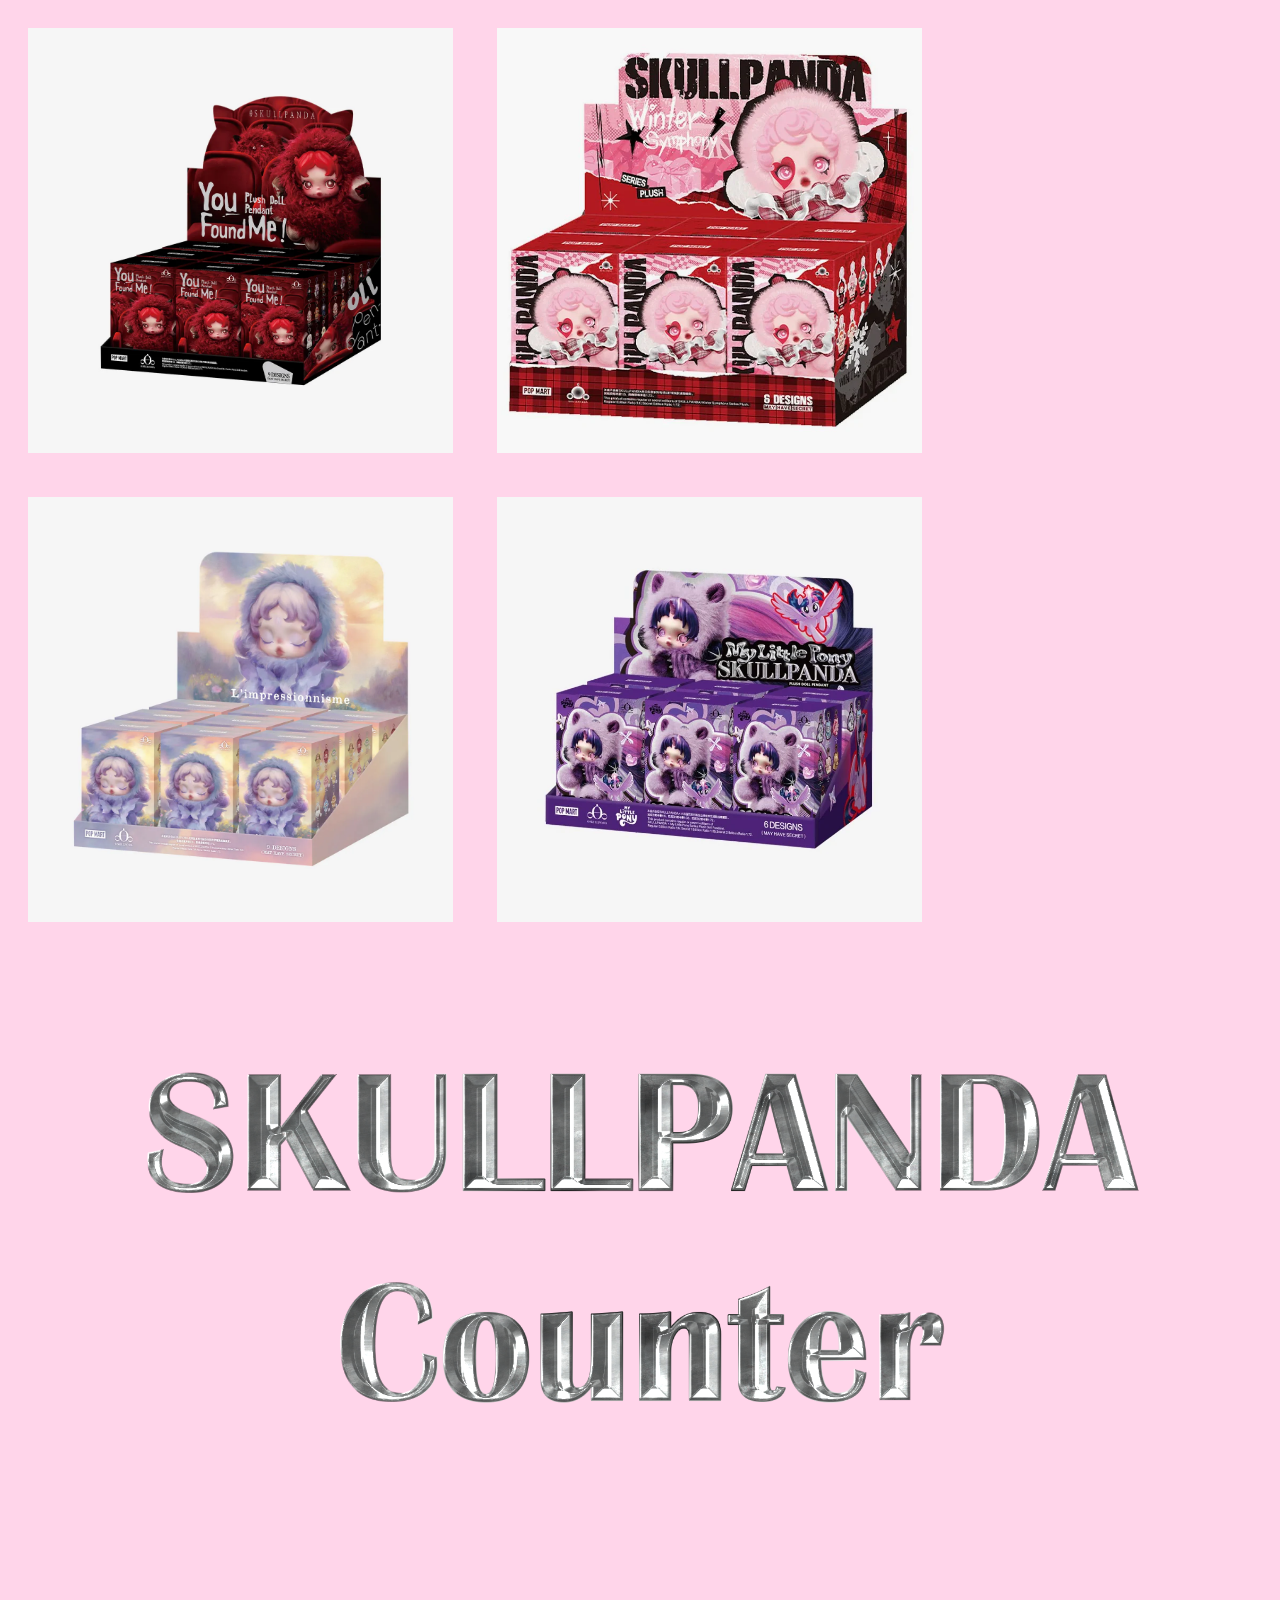
<file: index.html>
<html>
    <title> Skullpanda Counter</title>
<link rel="stylesheet" href="style.css"></linkrel>
</html>
<body>
 <p class="im-group">
    <img src="img/found.webp">
<a href="page2.html" target="_blank"><img src="img/WINTERS.webp"></a>
<img src="img/limpressionnisme.webp">
<a href="page1.html" target="_blank"><img src="img/mlpbox.webp"></a>
 </p>   

<img src="img/SKULL PANDAFONT.png" class="large-image">
</body>

</html>
</file>
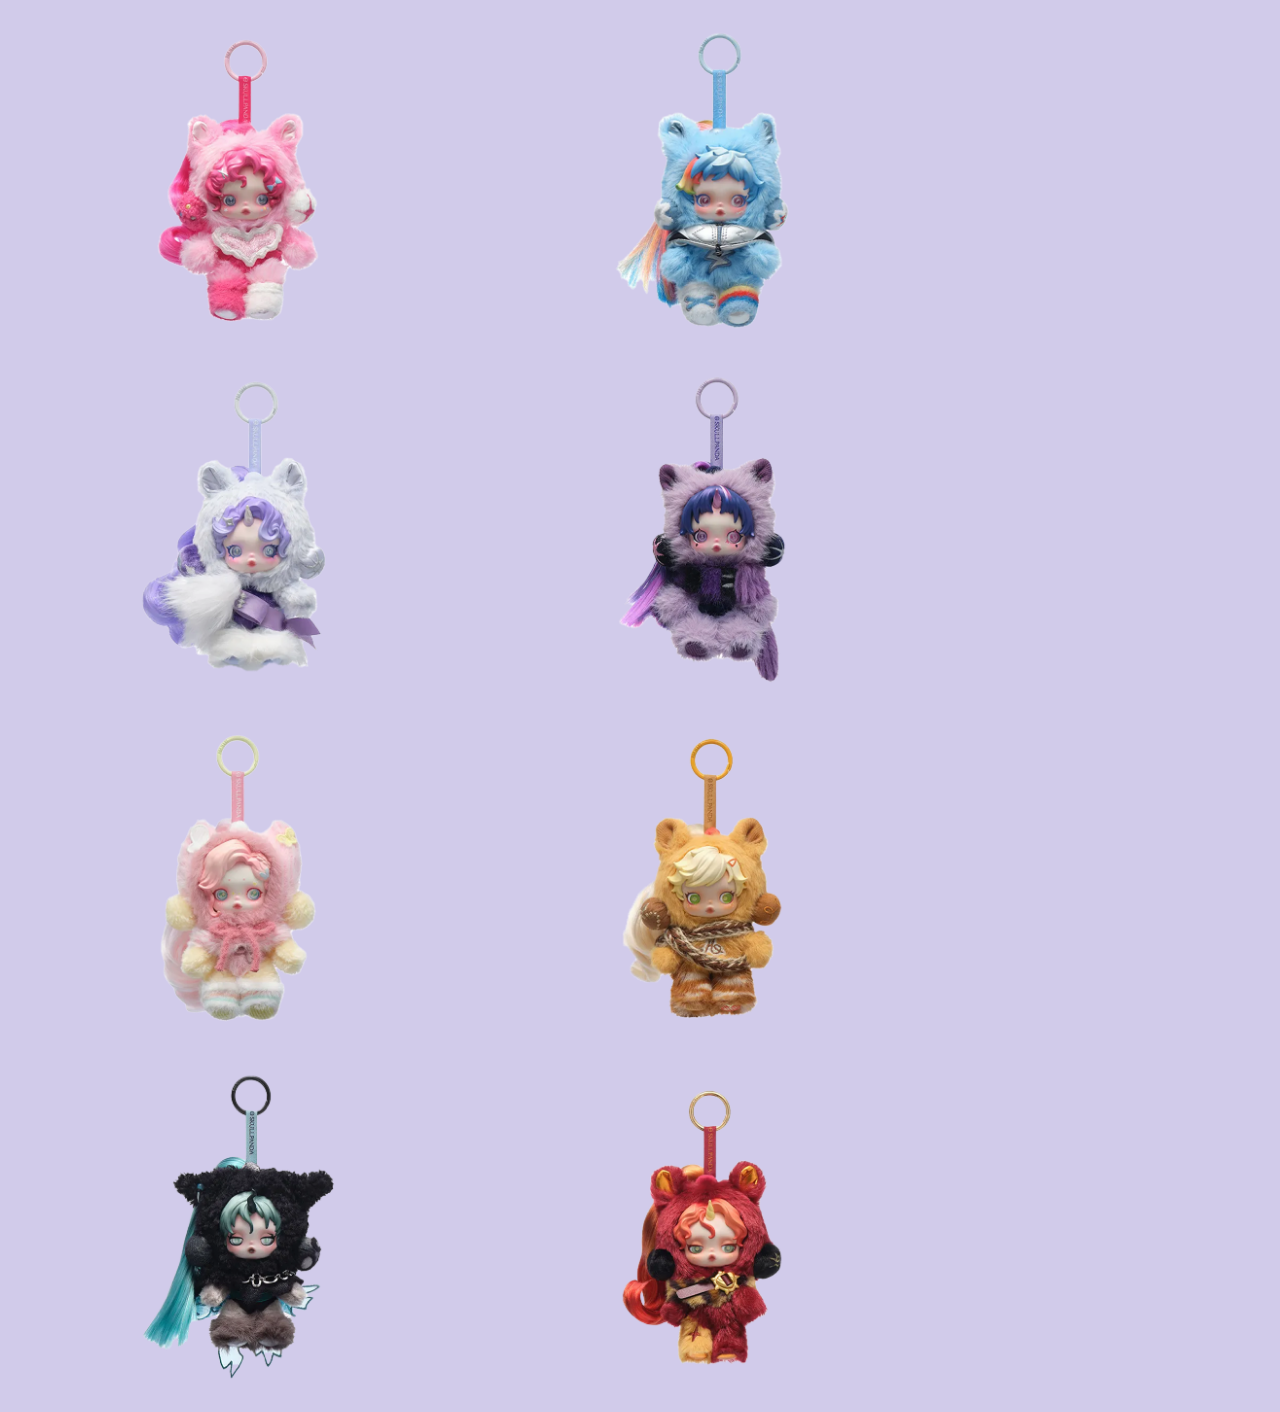
<file: page1.html>
<html>
<title>mlp set</title>
<link rel="stylesheet" href="style1.css"></linkrel>
</html>
<body>
<img src="img/mlp.png">
<img src="img/mlp1.png">
<img src="img/mlp2.png">
<img src="img/mlp3.png">
<img src="img/mlp4.png">
<img src="img/mlp5.png">
<img src="img/mlp6.png">
<img src="img/mlp7.png">
</body>


</html>
</file>
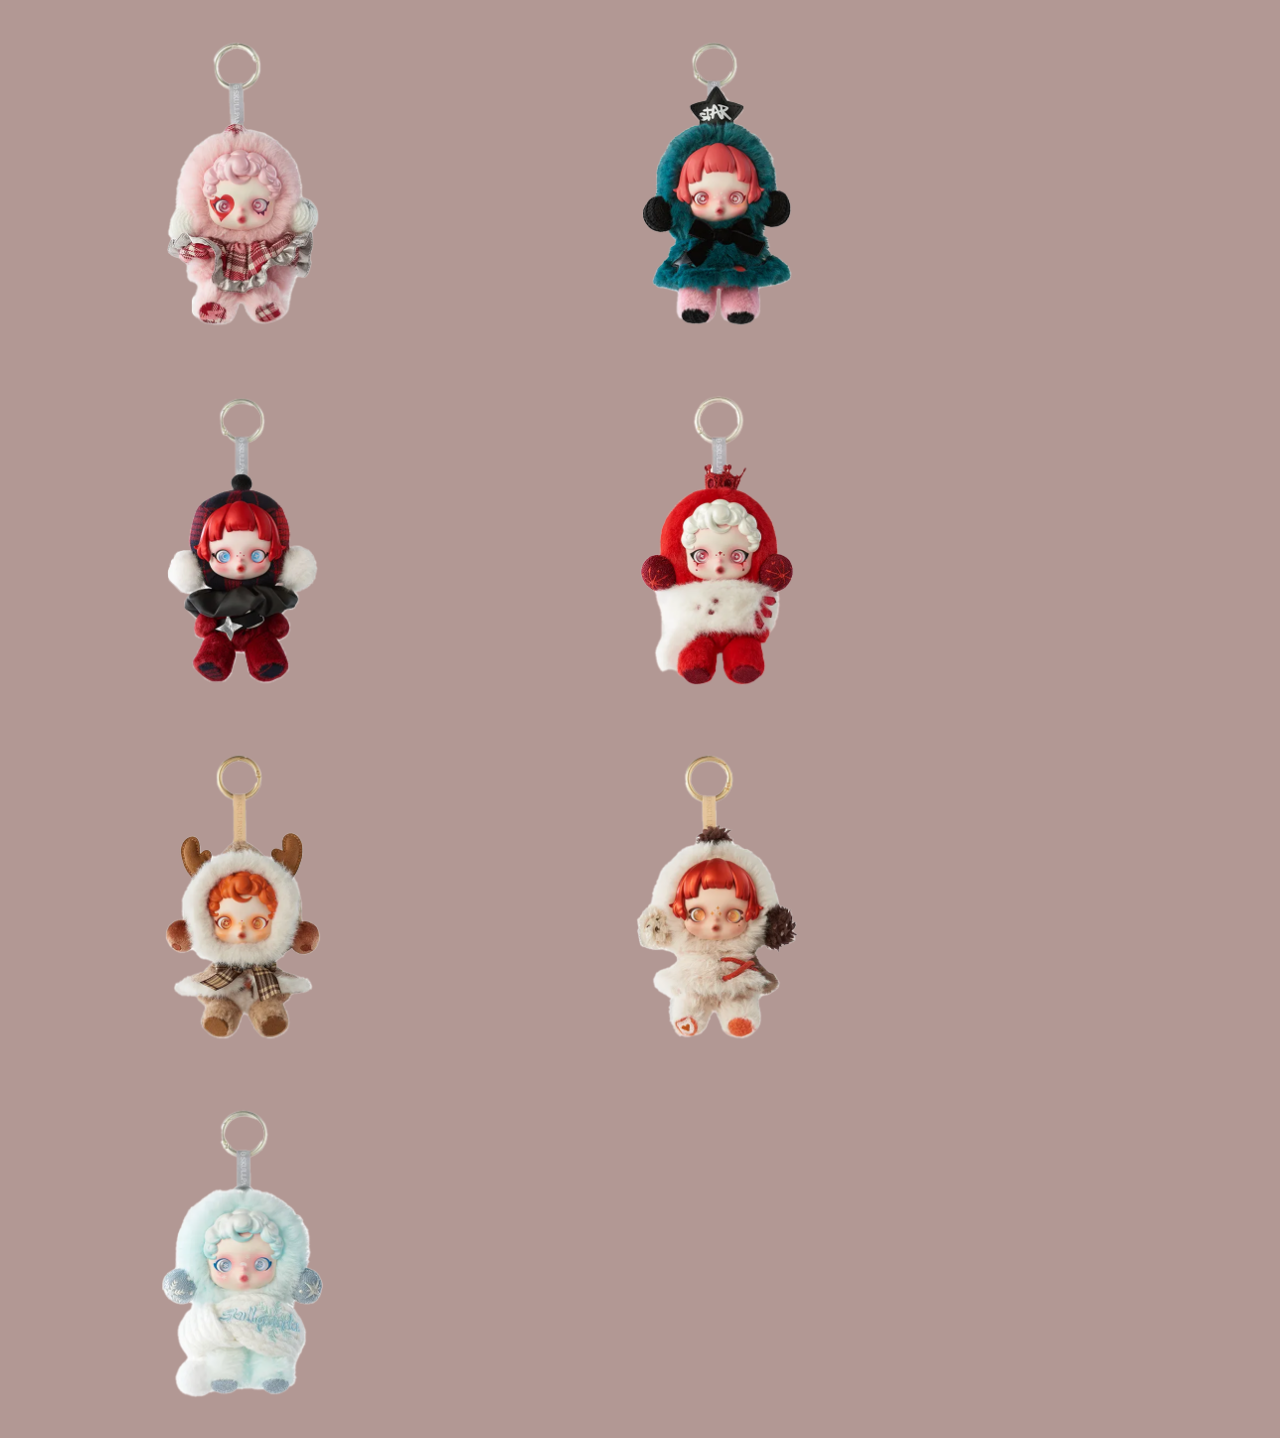
<file: page2.html>
<html>
<title>Winter Symphony</title>
<link rel="stylesheet" href="style2.css"></linkrel>
</html>
<body>
<img src="img/winter symphony.png">
<img src="img/winter symphony1.png">
<img src="img/winter symphony2.png">
<img src="img/winter symphony3.png">
<img src="img/winter symphony4.png">
<img src="img/winter symphony5.png">
<img src="img/winter symphony6.png">
</body>


</html>
</file>
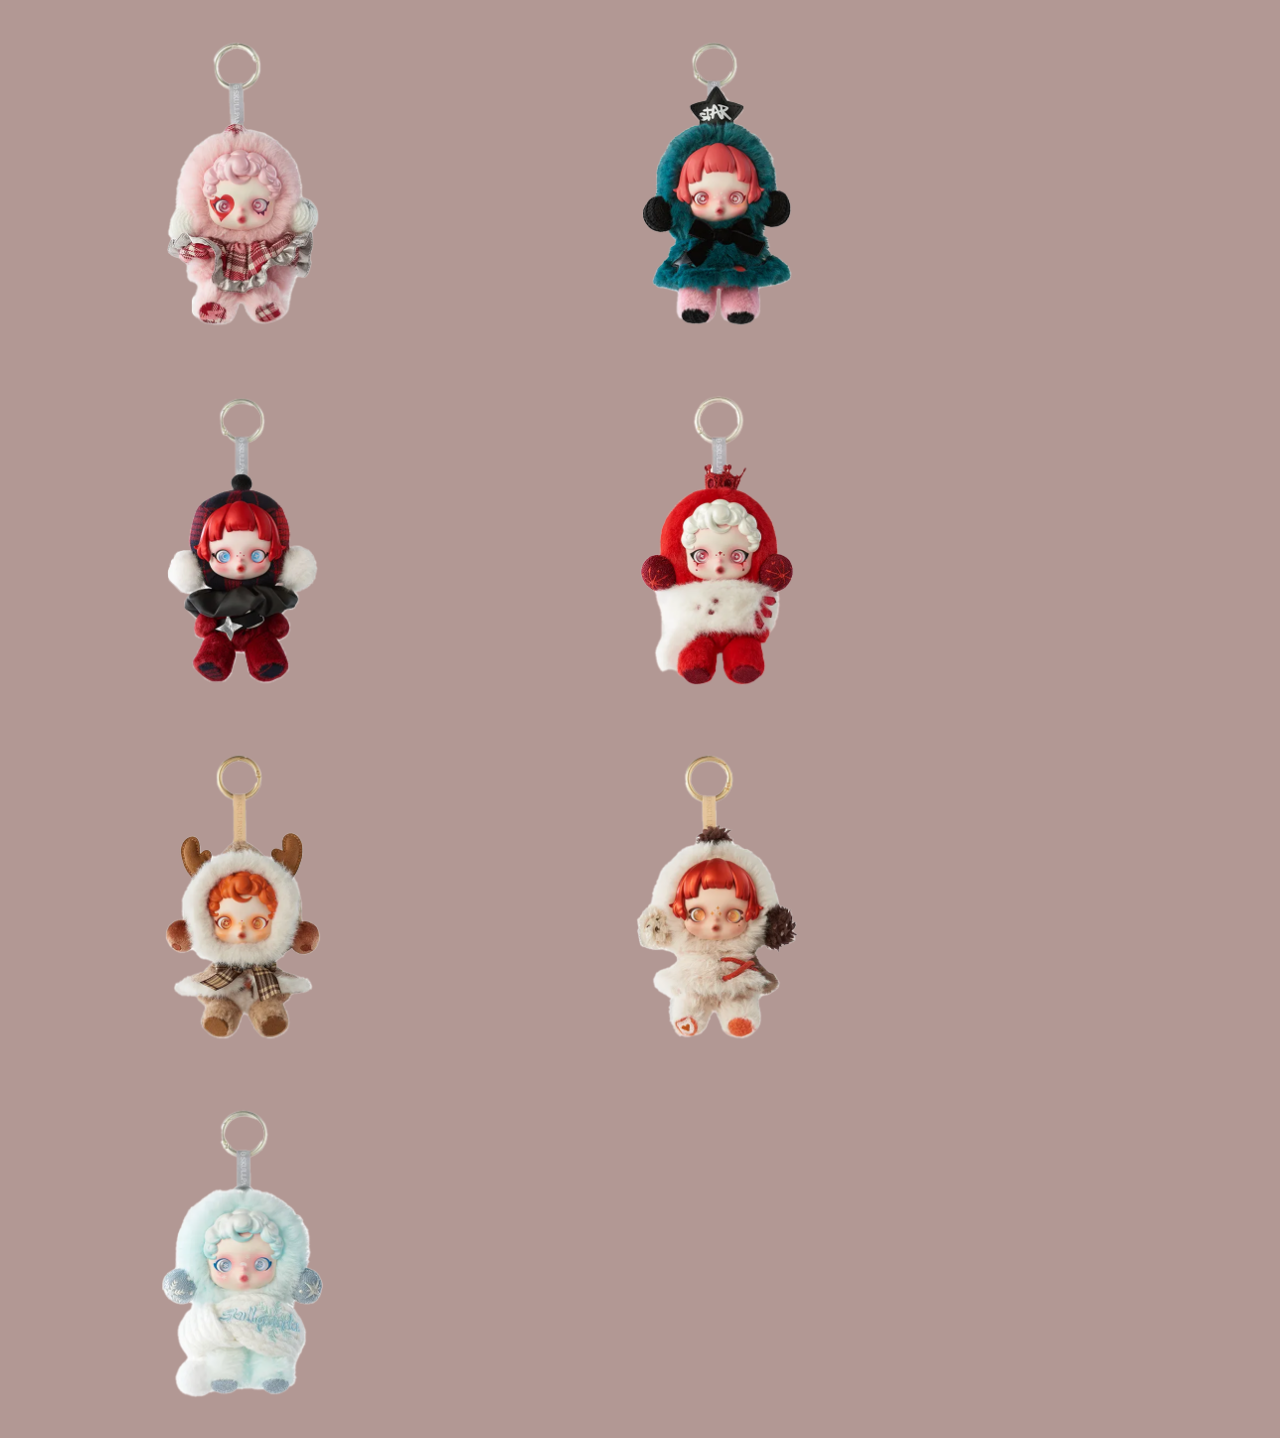
<file: page3.html>
<html>
<title>You Found Me</title>
<link rel="stylesheet" href="style2.css"></linkrel>
</html>
<body>
<img src="img/winter symphony.png">
<img src="img/winter symphony1.png">
<img src="img/winter symphony2.png">
<img src="img/winter symphony3.png">
<img src="img/winter symphony4.png">
<img src="img/winter symphony5.png">
<img src="img/winter symphony6.png">
</body>


</html>
</file>
<file: style.css>
body {
    background-color: rgb(255, 213, 234)
}
.large-image {
width: 1100;
        height: auto;
       
 display: block;
  margin-left: auto;
  margin-right: auto;
   position: relative;
  top: -150px;
}
img{
    width: 425;
    height: auto;
    padding: 20px; 
    position: relative;

    }
</file>
<file: style1.css>
body {
   background-color: rgb(209, 203, 234)
}
img{
    width: 460;
    height: auto;
}
</file>
<file: style2.css>
body {
   background-color: rgb(178, 152, 148)
}
img{
    width: 470;
    height: auto;
}
</file>
